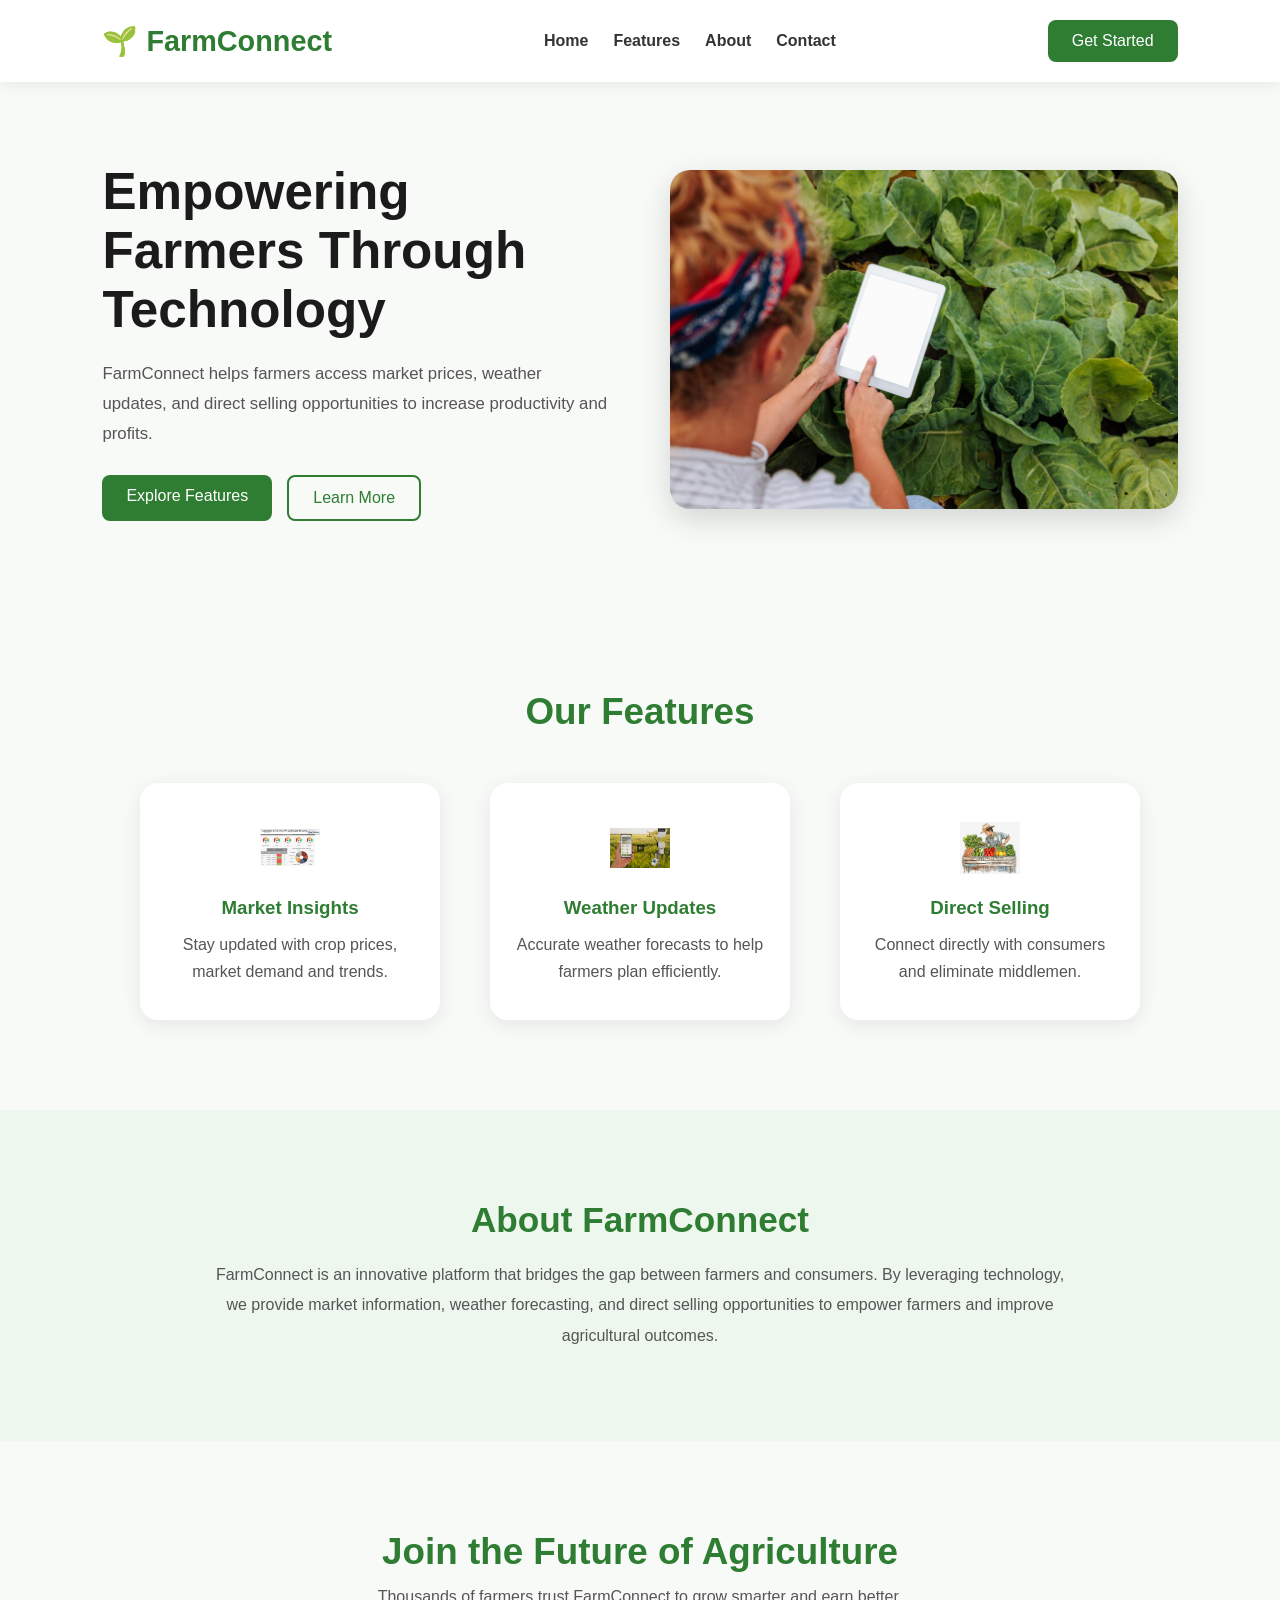
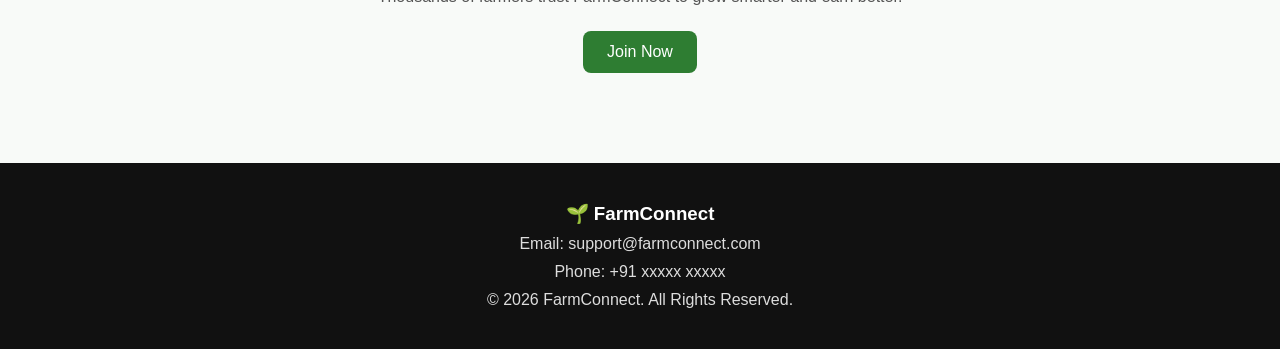
<file: LEVEL-1/Task-1/index.html>
<!DOCTYPE html>
<html lang="en">
<head>
    <meta charset="UTF-8">
    <meta name="viewport" content="width=device-width, initial-scale=1.0">
    <title>FarmConnect | Smart Agriculture</title>
    <link rel="stylesheet" href="style.css">
</head>
<body>

    <!-- Header -->
    <header>
        <nav class="navbar">
            <h2 class="logo">🌱 FarmConnect</h2>

            <ul class="nav-links">
                <li><a href="#home">Home</a></li>
                <li><a href="#features">Features</a></li>
                <li><a href="#about">About</a></li>
                <li><a href="#contact">Contact</a></li>
            </ul>

            <a href="#contact" class="btn">Get Started</a>
        </nav>
    </header>

    <!-- Hero Section -->
    <section class="hero" id="home">

        <div class="hero-content">
            <h1>Empowering Farmers Through Technology</h1>

            <p>
                FarmConnect helps farmers access market prices,
                weather updates, and direct selling opportunities
                to increase productivity and profits.
            </p>

            <div class="hero-buttons">
                <a href="#features" class="btn">Explore Features</a>
                <a href="#about" class="btn-secondary">Learn More</a>
            </div>
        </div>

        <div class="hero-image">
            <img src="assets/hero.jpg" alt="Farmer">
        </div>

    </section>

    <!-- Features -->
    <section class="features" id="features">

        <h2>Our Features</h2>

        <div class="feature-container">

            <div class="card">
                <img src="assets/feature1.png" alt="Market">
                <h3>Market Insights</h3>
                <p>
                    Stay updated with crop prices,
                    market demand and trends.
                </p>
            </div>

            <div class="card">
                <img src="assets/feature2.png" alt="Weather">
                <h3>Weather Updates</h3>
                <p>
                    Accurate weather forecasts to
                    help farmers plan efficiently.
                </p>
            </div>

            <div class="card">
                <img src="assets/feature3.png" alt="Selling">
                <h3>Direct Selling</h3>
                <p>
                    Connect directly with consumers
                    and eliminate middlemen.
                </p>
            </div>

        </div>

    </section>

    <!-- About -->
    <section class="about" id="about">

        <h2>About FarmConnect</h2>

        <p>
            FarmConnect is an innovative platform that bridges
            the gap between farmers and consumers. By leveraging
            technology, we provide market information, weather
            forecasting, and direct selling opportunities to
            empower farmers and improve agricultural outcomes.
        </p>

    </section>

    <!-- CTA -->
    <section class="cta">

        <h2>Join the Future of Agriculture</h2>

        <p>
            Thousands of farmers trust FarmConnect
            to grow smarter and earn better.
        </p>

        <a href="#contact" class="btn">Join Now</a>

    </section>

    <!-- Footer -->
    <footer id="contact">

        <h3>🌱 FarmConnect</h3>

        <p>Email: support@farmconnect.com</p>

        <p>Phone: +91 xxxxx xxxxx</p>

        <p>© 2026 FarmConnect. All Rights Reserved.</p>

    </footer>

    <script src="script.js"></script>

</body>
</html>
</file>
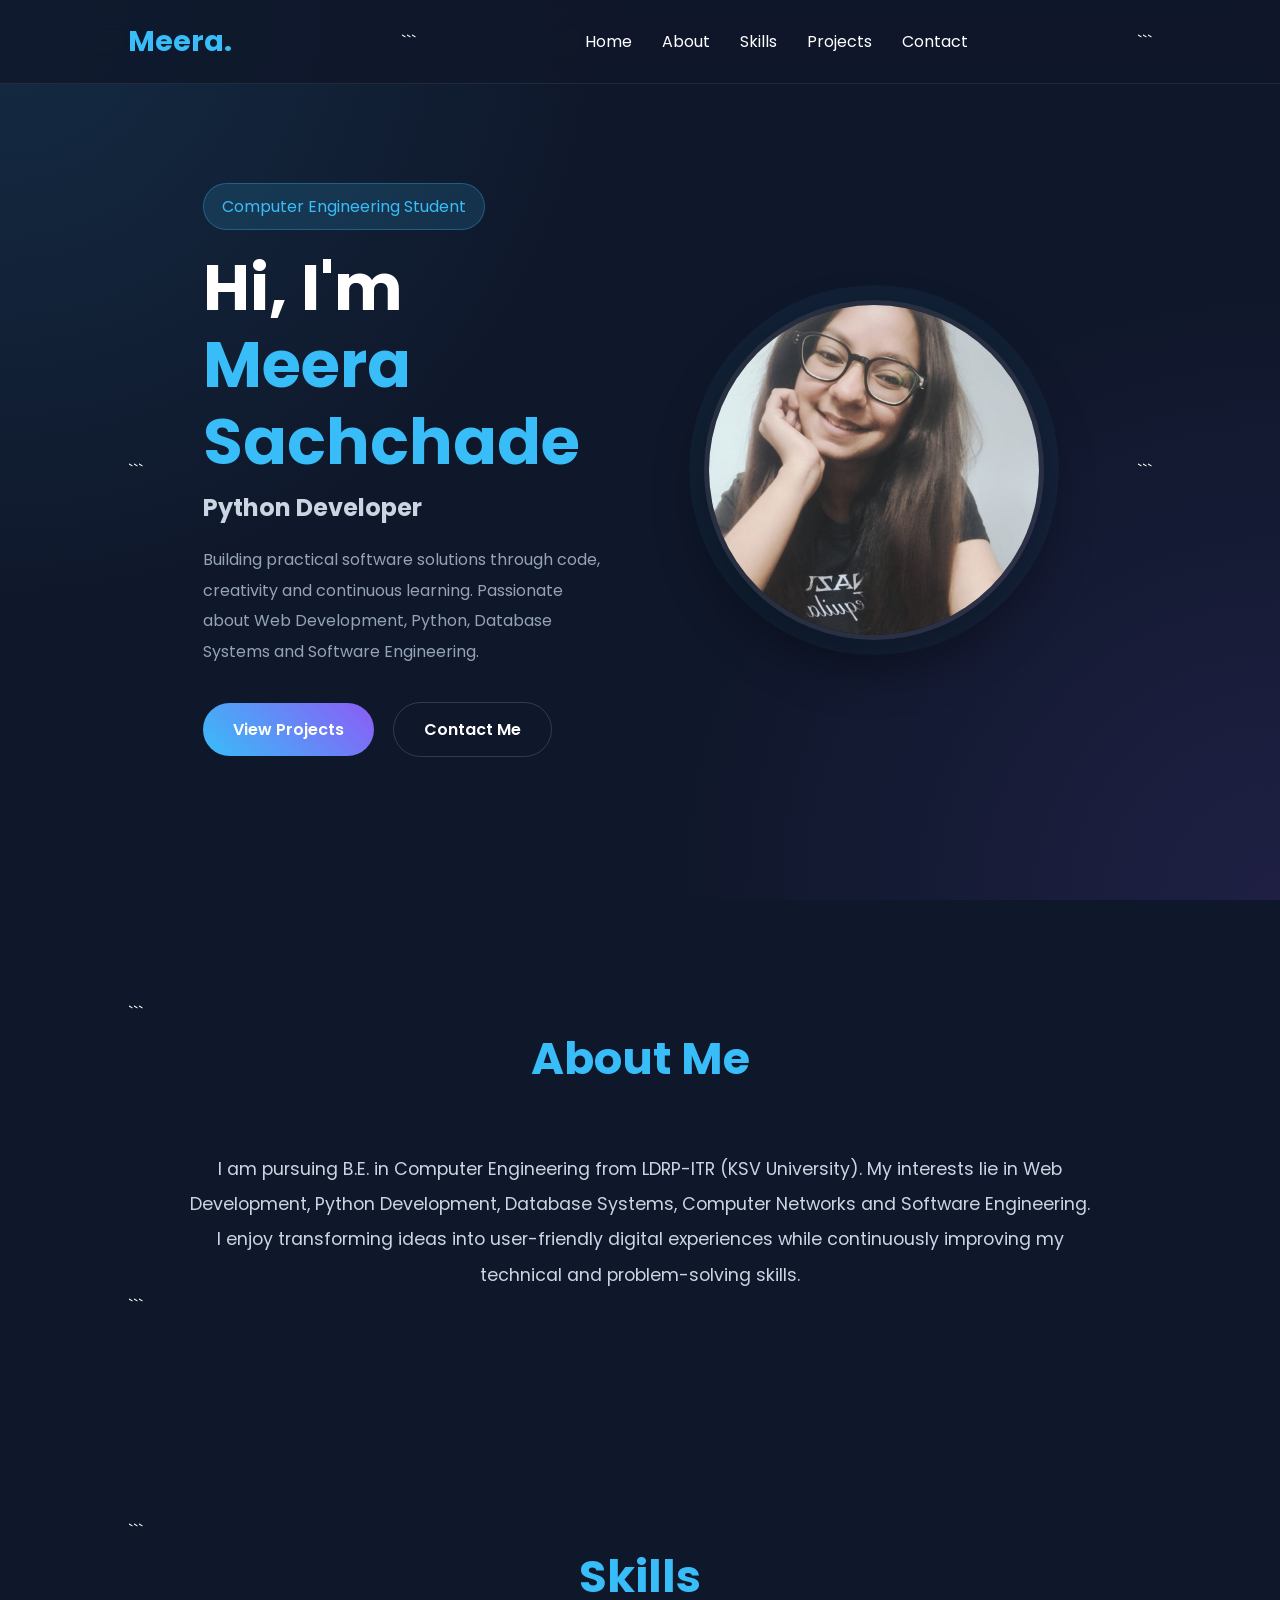
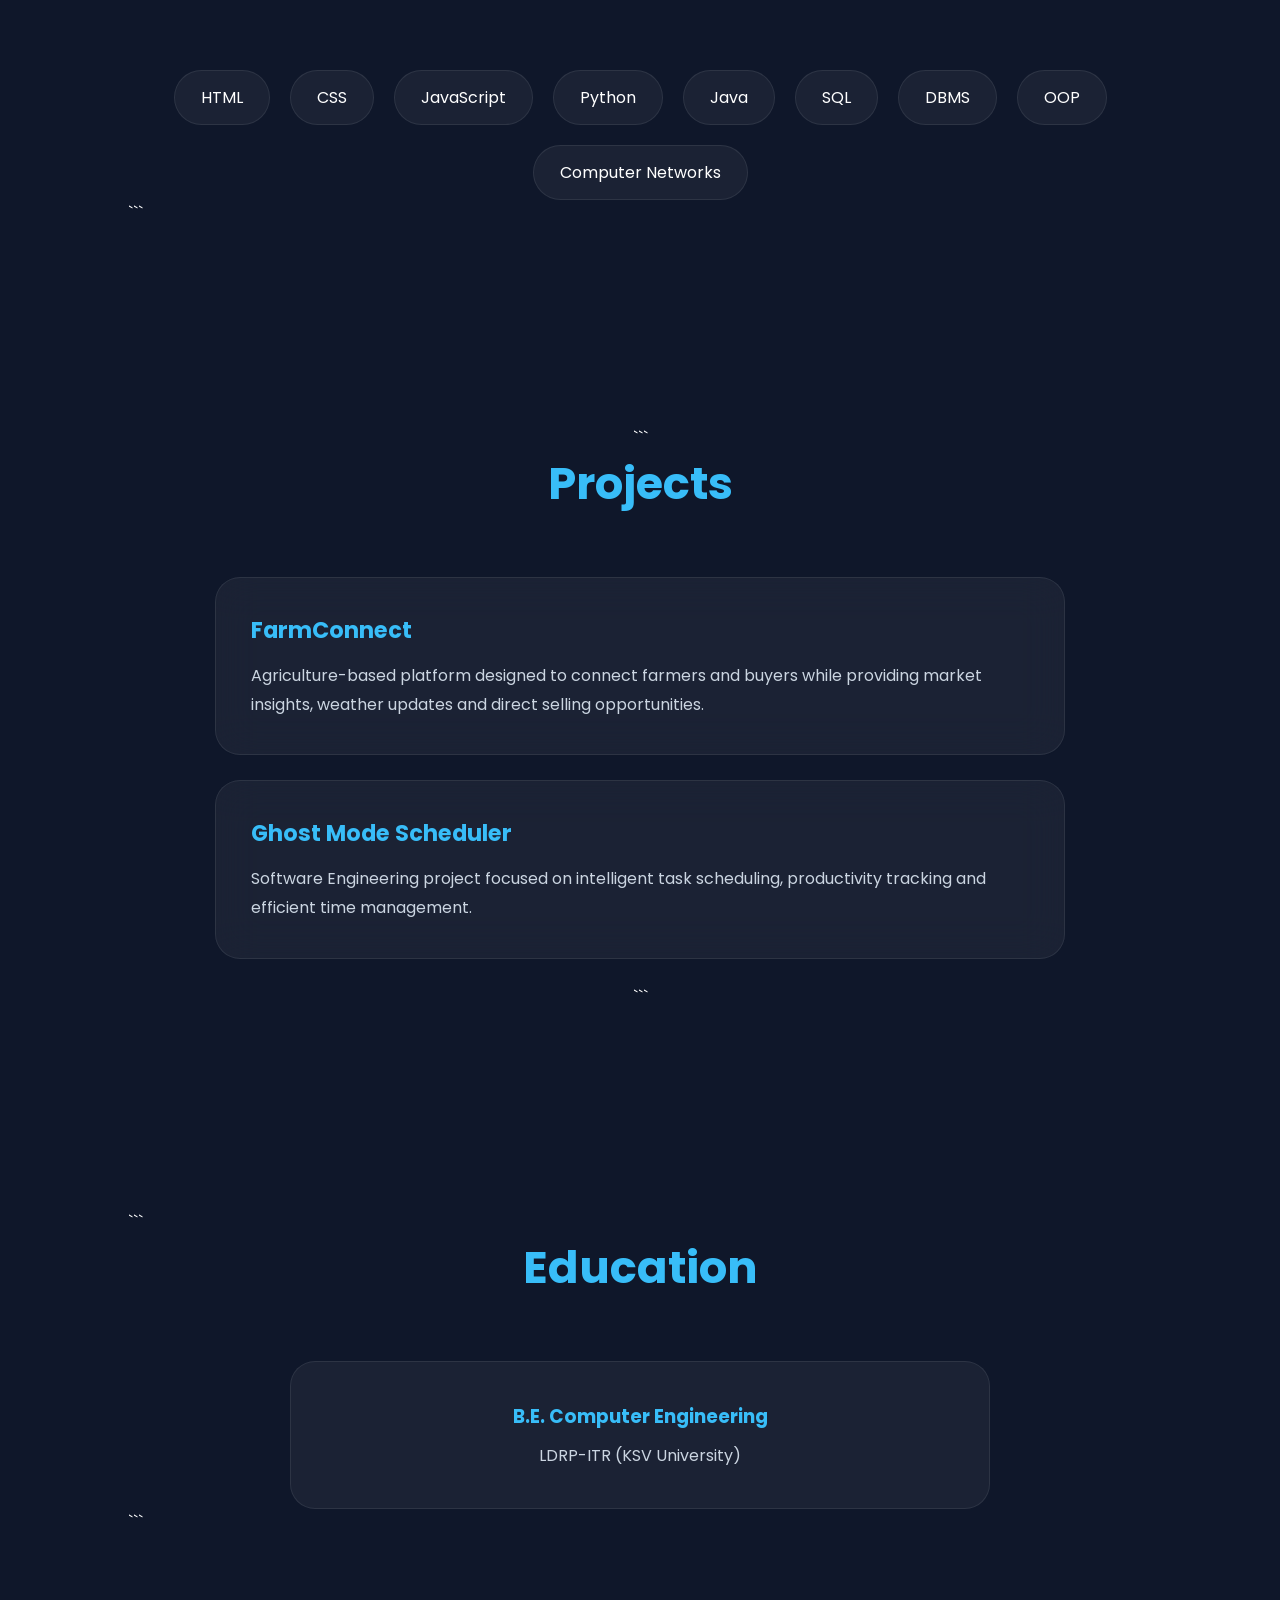
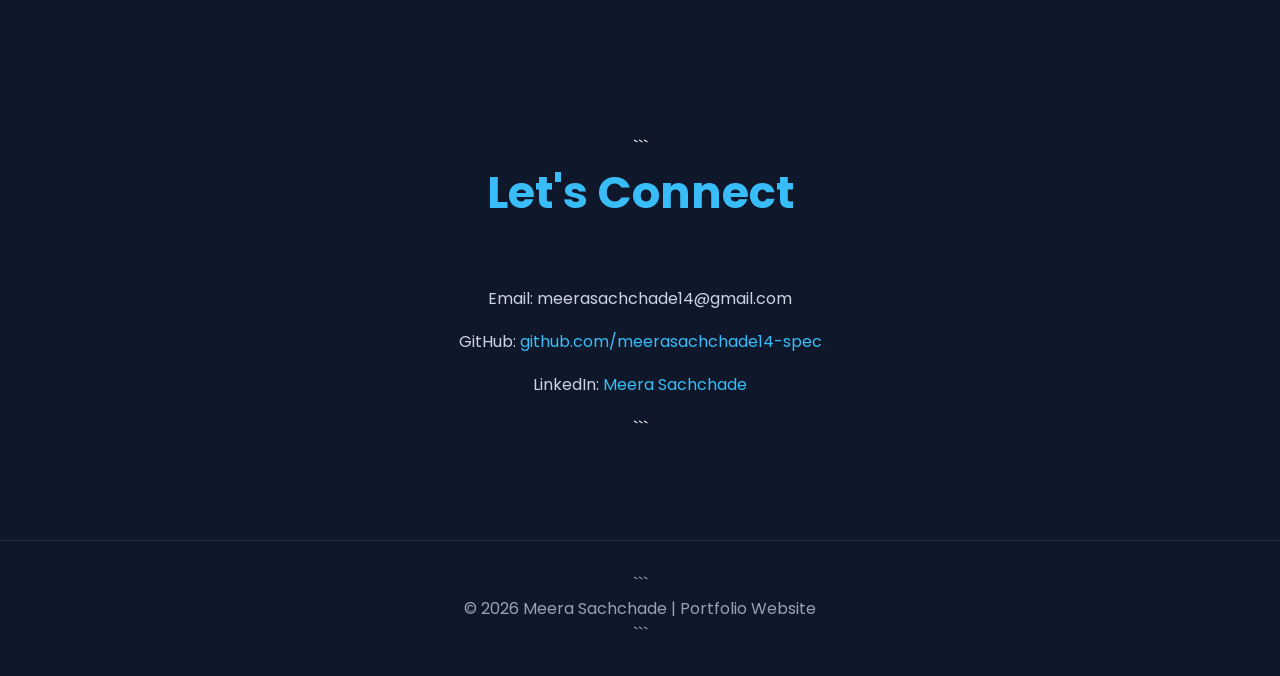
<file: LEVEL-1/Task-2/index.html>
<!DOCTYPE html>

<html lang="en">
<head>
<meta charset="UTF-8">
<meta name="viewport" content="width=device-width, initial-scale=1.0">

<title>Meera Sachchade | Portfolio</title>

<link rel="preconnect" href="https://fonts.googleapis.com">
<link href="https://fonts.googleapis.com/css2?family=Poppins:wght@300;400;500;600;700&display=swap" rel="stylesheet">

<link rel="stylesheet" href="style.css">
</head>

<body>

<nav class="navbar">
    <div class="logo">Meera.</div>

```
<ul>
    <li><a href="#home">Home</a></li>
    <li><a href="#about">About</a></li>
    <li><a href="#skills">Skills</a></li>
    <li><a href="#projects">Projects</a></li>
    <li><a href="#contact">Contact</a></li>
</ul>
```

</nav>

<section class="hero" id="home">

```
<div class="hero-text">

    <span class="tag">Computer Engineering Student</span>

    <h1>
        Hi, I'm <span>Meera Sachchade</span>
    </h1>

    <h3>Python Developer</h3>

    <p>
        Building practical software solutions through code,
        creativity and continuous learning. Passionate about
        Web Development, Python, Database Systems and
        Software Engineering.
    </p>

    <div class="hero-buttons">
        <a href="#projects" class="btn">View Projects</a>
        <a href="#contact" class="btn secondary">Contact Me</a>
    </div>

</div>

<div class="hero-image">

    <img src="assets/meera.jpg" alt="Meera Sachchade">

</div>
```

</section>

<section class="about" id="about">

```
<h2>About Me</h2>

<p>
    I am pursuing B.E. in Computer Engineering from
    LDRP-ITR (KSV University).

    My interests lie in Web Development,
    Python Development, Database Systems,
    Computer Networks and Software Engineering.

    I enjoy transforming ideas into user-friendly
    digital experiences while continuously
    improving my technical and problem-solving skills.
</p>
```

</section>

<section class="skills" id="skills">

```
<h2>Skills</h2>

<div class="skill-box">

    <span>HTML</span>
    <span>CSS</span>
    <span>JavaScript</span>
    <span>Python</span>
    <span>Java</span>
    <span>SQL</span>
    <span>DBMS</span>
    <span>OOP</span>
    <span>Computer Networks</span>

</div>
```

</section>

<section class="projects" id="projects">

```
<h2>Projects</h2>

<div class="project-card">

    <h3>FarmConnect</h3>

    <p>
        Agriculture-based platform designed to connect
        farmers and buyers while providing market insights,
        weather updates and direct selling opportunities.
    </p>

</div>

<div class="project-card">

    <h3>Ghost Mode Scheduler</h3>

    <p>
        Software Engineering project focused on intelligent
        task scheduling, productivity tracking and efficient
        time management.
    </p>

</div>
```

</section>

<section class="education">

```
<h2>Education</h2>

<div class="edu-card">

    <h3>B.E. Computer Engineering</h3>

    <p>LDRP-ITR (KSV University)</p>

</div>
```

</section>

<section class="contact" id="contact">

```
<h2>Let's Connect</h2>

<p>Email: meerasachchade14@gmail.com</p>

<p>
    GitHub:
    <a href="https://github.com/meerasachchade14-spec" target="_blank">
        github.com/meerasachchade14-spec
    </a>
</p>

<p>
    LinkedIn:
    <a href="https://www.linkedin.com/in/meera-sachchade-208123395/" target="_blank">
        Meera Sachchade
    </a>
</p>
```

</section>

<footer>

```
<p>
    © 2026 Meera Sachchade | Portfolio Website
</p>
```

</footer>

<script src="script.js"></script>

</body>
</html>
</file>
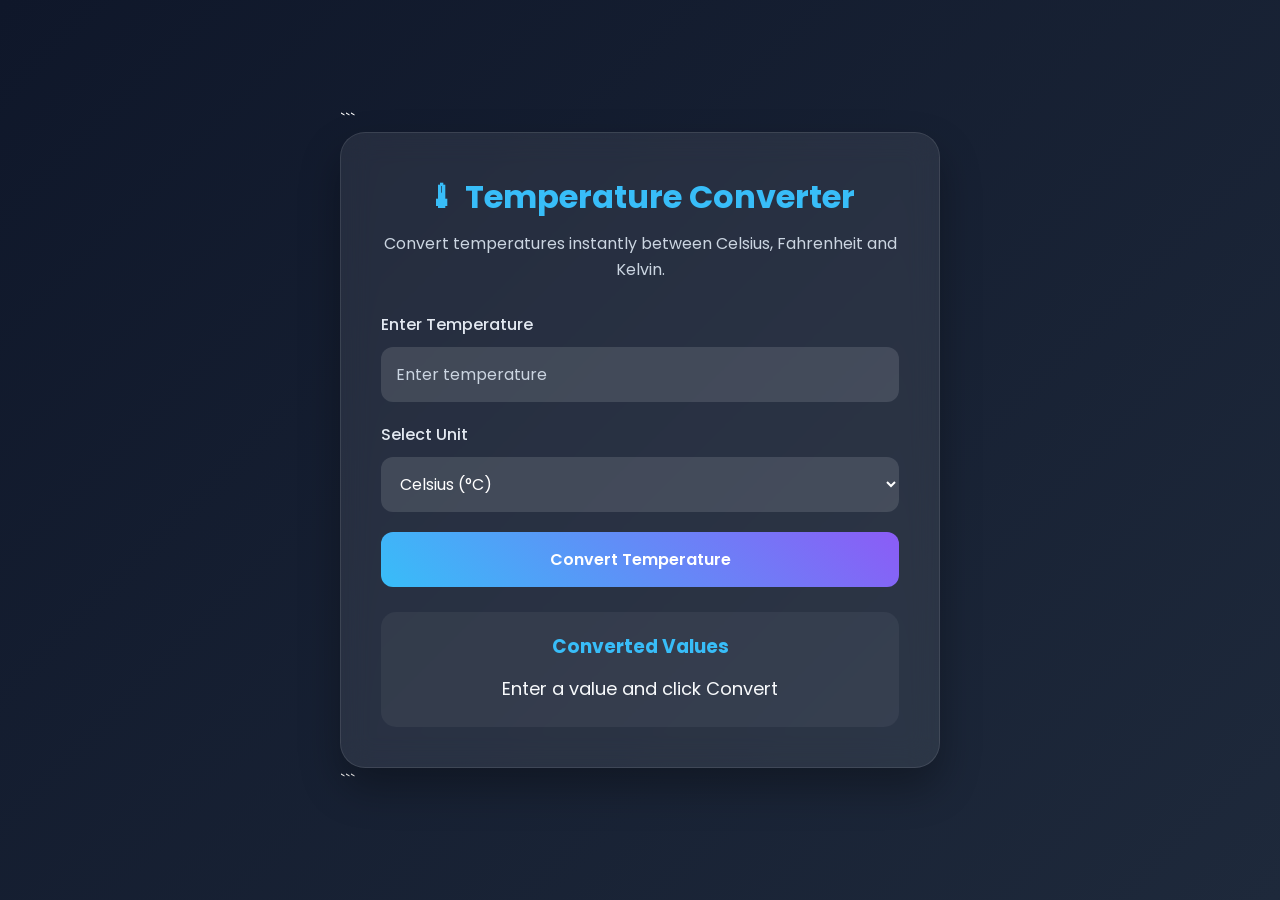
<file: LEVEL-1/Task-3/index.html>
<!DOCTYPE html>

<html lang="en">
<head>
<meta charset="UTF-8">
<meta name="viewport" content="width=device-width, initial-scale=1.0">
<title>Temperature Converter</title>

<link rel="preconnect" href="https://fonts.googleapis.com">
<link href="https://fonts.googleapis.com/css2?family=Poppins:wght@300;400;500;600;700&display=swap" rel="stylesheet">

<link rel="stylesheet" href="style.css">
</head>
<body>

<div class="container">

```
<div class="converter-card">

    <h1>🌡 Temperature Converter</h1>

    <p class="subtitle">
        Convert temperatures instantly between
        Celsius, Fahrenheit and Kelvin.
    </p>

    <div class="input-group">
        <label>Enter Temperature</label>

        <input
            type="text"
            id="temperature"
            placeholder="Enter temperature">
    </div>

    <div class="input-group">

        <label>Select Unit</label>

        <select id="unit">

            <option value="celsius">Celsius (°C)</option>

            <option value="fahrenheit">
                Fahrenheit (°F)
            </option>

            <option value="kelvin">
                Kelvin (K)
            </option>

        </select>

    </div>

    <button onclick="convertTemperature()">
        Convert Temperature
    </button>

    <div class="result-box">

        <h3>Converted Values</h3>

        <div id="result">
            Enter a value and click Convert
        </div>

    </div>

</div>
```

</div>

<script src="script.js"></script>

</body>
</html>
</file>
<file: LEVEL-1/Task-1/style.css>
*{
    margin:0;
    padding:0;
    box-sizing:border-box;
    font-family:'Segoe UI',sans-serif;
}

html{
    scroll-behavior:smooth;
}

body{
    background:#f8faf8;
    color:#333;
}

/* NAVBAR */

.navbar{
    display:flex;
    justify-content:space-between;
    align-items:center;
    padding:20px 8%;
    background:#fff;
    box-shadow:0 2px 15px rgba(0,0,0,0.08);
    position:sticky;
    top:0;
    z-index:1000;
}

.logo{
    color:#2e7d32;
    font-size:1.8rem;
    font-weight:bold;
}

.nav-links{
    list-style:none;
    display:flex;
    gap:25px;
}

.nav-links a{
    text-decoration:none;
    color:#333;
    font-weight:600;
    transition:0.3s;
}

.nav-links a:hover{
    color:#2e7d32;
}

/* BUTTONS */

.btn{
    background:#2e7d32;
    color:white;
    padding:12px 24px;
    border-radius:8px;
    text-decoration:none;
    display:inline-block;
    transition:.3s;
}

.btn:hover{
    background:#1b5e20;
    transform:translateY(-2px);
}

.btn-secondary{
    border:2px solid #2e7d32;
    color:#2e7d32;
    padding:12px 24px;
    border-radius:8px;
    text-decoration:none;
    display:inline-block;
    transition:.3s;
}

.btn-secondary:hover{
    background:#2e7d32;
    color:white;
}

/* HERO SECTION */

.hero{
    display:flex;
    justify-content:space-between;
    align-items:center;
    padding:80px 8%;
    gap:60px;
}

.hero-content{
    flex:1;
}

.hero-content h1{
    font-size:3.2rem;
    margin-bottom:20px;
    color:#1b1b1b;
}

.hero-content p{
    line-height:1.8;
    margin-bottom:25px;
    color:#555;
    font-size:1.05rem;
}

.hero-buttons{
    display:flex;
    gap:15px;
}

.hero-image{
    flex:1;
}

.hero-image img{
    width:100%;
    border-radius:20px;
    box-shadow:0 10px 30px rgba(0,0,0,0.15);
}

/* FEATURES */

.features{
    padding:90px 8%;
    text-align:center;
}

.features h2{
    margin-bottom:50px;
    font-size:2.3rem;
    color:#2e7d32;
}

.feature-container{
    display:flex;
    justify-content:center;
    align-items:stretch;
    gap:50px;
    flex-wrap:wrap;
    margin-top:20px;
}

.card{
    background:white;
    width:300px;
    padding:35px 25px;
    border-radius:18px;
    box-shadow:0 5px 20px rgba(0,0,0,0.08);
    transition:.3s;
}

.card:hover{
    transform:translateY(-10px);
    box-shadow:0 10px 30px rgba(0,0,0,0.12);
}

.card img{
    width:60px;
    height:60px;
    object-fit:contain;
    margin-bottom:15px;
}

.card h3{
    margin-bottom:12px;
    color:#2e7d32;
}

.card p{
    line-height:1.7;
    color:#555;
}

/* ABOUT */

.about{
    background:#edf7ed;
    padding:90px 10%;
    text-align:center;
}

.about h2{
    margin-bottom:20px;
    color:#2e7d32;
    font-size:2.2rem;
}

.about p{
    max-width:850px;
    margin:auto;
    line-height:1.9;
    color:#555;
}

/* CTA */

.cta{
    padding:90px 8%;
    text-align:center;
}

.cta h2{
    margin-bottom:15px;
    color:#2e7d32;
    font-size:2.3rem;
}

.cta p{
    margin-bottom:25px;
    color:#555;
}

/* FOOTER */

footer{
    background:#111;
    color:white;
    text-align:center;
    padding:40px;
}

footer h3{
    margin-bottom:10px;
}

footer p{
    margin-top:10px;
    color:#ddd;
}

/* RESPONSIVE */

@media(max-width:768px){

    .navbar{
        flex-direction:column;
        gap:15px;
    }

    .nav-links{
        flex-wrap:wrap;
        justify-content:center;
    }

    .hero{
        flex-direction:column;
        text-align:center;
    }

    .hero-buttons{
        justify-content:center;
    }

    .hero-content h1{
        font-size:2.3rem;
    }

    .card{
        width:100%;
        max-width:350px;
    }
}
</file>
<file: LEVEL-1/Task-2/style.css>
*{
    margin:0;
    padding:0;
    box-sizing:border-box;
    font-family:'Poppins',sans-serif;
    scroll-behavior:smooth;
}

body{
    background:#0f172a;
    color:white;
    overflow-x:hidden;
}

/* NAVBAR */

.navbar{
    position:fixed;
    top:0;
    width:100%;
    padding:20px 10%;
    display:flex;
    justify-content:space-between;
    align-items:center;
    backdrop-filter:blur(15px);
    background:rgba(15,23,42,.8);
    z-index:1000;
    border-bottom:1px solid rgba(255,255,255,.08);
}

.logo{
    font-size:1.8rem;
    font-weight:700;
    color:#38bdf8;
}

.navbar ul{
    display:flex;
    list-style:none;
    gap:30px;
}

.navbar a{
    text-decoration:none;
    color:white;
    transition:.3s;
}

.navbar a:hover{
    color:#38bdf8;
}

/* HERO */

.hero{
    min-height:100vh;
    display:flex;
    justify-content:space-between;
    align-items:center;
    padding:120px 10% 80px;
    gap:60px;
    background:
    radial-gradient(circle at top left,#38bdf820,transparent 40%),
    radial-gradient(circle at bottom right,#8b5cf620,transparent 40%);
}

.hero-text{
    flex:1;
}

.tag{
    display:inline-block;
    padding:10px 18px;
    background:rgba(56,189,248,.15);
    border:1px solid rgba(56,189,248,.3);
    border-radius:30px;
    color:#38bdf8;
    margin-bottom:20px;
}

.hero-text h1{
    font-size:4rem;
    line-height:1.2;
    margin-bottom:10px;
}

.hero-text h1 span{
    color:#38bdf8;
}

.hero-text h3{
    font-size:1.5rem;
    color:#cbd5e1;
    margin-bottom:20px;
}

.hero-text p{
    max-width:600px;
    line-height:1.9;
    color:#94a3b8;
}

.hero-buttons{
    margin-top:35px;
}

.btn{
    display:inline-block;
    padding:14px 30px;
    margin-right:15px;
    border-radius:40px;
    text-decoration:none;
    font-weight:600;
    transition:.4s;
    background:linear-gradient(45deg,#38bdf8,#8b5cf6);
    color:white;
}

.btn:hover{
    transform:translateY(-5px);
    box-shadow:0 15px 30px rgba(56,189,248,.25);
}

.secondary{
    background:transparent;
    border:1px solid rgba(255,255,255,.15);
}

.hero-image{
    flex:1;
    display:flex;
    justify-content:center;
}

.hero-image img{
    width:340px;
    height:340px;
    object-fit:cover;
    border-radius:50%;
    border:5px solid rgba(255,255,255,.1);
    box-shadow:
    0 0 0 15px rgba(56,189,248,.05),
    0 25px 50px rgba(0,0,0,.4);
    transition:.5s;
}

.hero-image img:hover{
    transform:scale(1.05);
}

/* SECTIONS */

section{
    padding:100px 10%;
}

section h2{
    text-align:center;
    font-size:2.8rem;
    margin-bottom:60px;
    color:#38bdf8;
}

/* ABOUT */

.about p{
    max-width:900px;
    margin:auto;
    text-align:center;
    line-height:2;
    color:#cbd5e1;
    font-size:1.1rem;
}

/* SKILLS */

.skill-box{
    display:flex;
    flex-wrap:wrap;
    justify-content:center;
    gap:20px;
}

.skill-box span{
    padding:14px 26px;
    background:rgba(255,255,255,.05);
    border:1px solid rgba(255,255,255,.08);
    border-radius:40px;
    transition:.4s;
}

.skill-box span:hover{
    background:#38bdf8;
    transform:translateY(-6px);
}

/* PROJECTS */

.projects{
    display:flex;
    flex-direction:column;
    align-items:center;
}

.project-card{
    width:100%;
    max-width:850px;
    padding:35px;
    margin-bottom:25px;
    border-radius:25px;
    background:rgba(255,255,255,.05);
    backdrop-filter:blur(20px);
    border:1px solid rgba(255,255,255,.08);
    transition:.4s;
}

.project-card:hover{
    transform:translateY(-8px);
    box-shadow:0 20px 40px rgba(0,0,0,.25);
}

.project-card h3{
    color:#38bdf8;
    margin-bottom:15px;
    font-size:1.4rem;
}

.project-card p{
    color:#cbd5e1;
    line-height:1.8;
}

/* EDUCATION */

.edu-card{
    max-width:700px;
    margin:auto;
    text-align:center;
    padding:40px;
    border-radius:25px;
    background:rgba(255,255,255,.05);
    border:1px solid rgba(255,255,255,.08);
}

.edu-card h3{
    color:#38bdf8;
    margin-bottom:12px;
}

.edu-card p{
    color:#cbd5e1;
}

/* CONTACT */

.contact{
    text-align:center;
}

.contact p{
    margin:18px 0;
    color:#cbd5e1;
}

.contact a{
    color:#38bdf8;
    text-decoration:none;
}

.contact a:hover{
    color:#8b5cf6;
}

/* FOOTER */

footer{
    text-align:center;
    padding:30px;
    border-top:1px solid rgba(255,255,255,.08);
    color:#94a3b8;
}

/* SCROLLBAR */

::-webkit-scrollbar{
    width:8px;
}

::-webkit-scrollbar-thumb{
    background:#38bdf8;
    border-radius:20px;
}

/* ANIMATION */

.hero,
.about,
.skills,
.projects,
.education,
.contact{
    animation:fadeUp .8s ease;
}

@keyframes fadeUp{
    from{
        opacity:0;
        transform:translateY(40px);
    }
    to{
        opacity:1;
        transform:translateY(0);
    }
}

/* MOBILE */

@media(max-width:900px){

    .hero{
        flex-direction:column-reverse;
        text-align:center;
    }

    .hero-text p{
        margin:auto;
    }

    .hero-text h1{
        font-size:2.8rem;
    }

    .hero-image img{
        width:260px;
        height:260px;
    }

    .navbar{
        flex-direction:column;
        gap:15px;
    }

    .navbar ul{
        gap:15px;
        flex-wrap:wrap;
        justify-content:center;
    }
}
</file>
<file: LEVEL-1/Task-3/style.css>
*{
margin:0;
padding:0;
box-sizing:border-box;
font-family:'Poppins',sans-serif;
}

body{
min-height:100vh;
display:flex;
justify-content:center;
align-items:center;
background:linear-gradient(135deg,#0f172a,#1e293b);
color:white;
padding:20px;
}

.container{
width:100%;
max-width:600px;
}

.converter-card{
background:rgba(255,255,255,0.08);
backdrop-filter:blur(15px);
border:1px solid rgba(255,255,255,0.1);
border-radius:25px;
padding:40px;
box-shadow:0 20px 40px rgba(0,0,0,.3);
}

h1{
text-align:center;
margin-bottom:10px;
color:#38bdf8;
}

.subtitle{
text-align:center;
color:#cbd5e1;
margin-bottom:30px;
line-height:1.6;
}

.input-group{
margin-bottom:20px;
}

label{
display:block;
margin-bottom:10px;
font-weight:500;
color:#e2e8f0;
}

input{
width:100%;
padding:15px;
border:none;
outline:none;
border-radius:12px;
background:rgba(255,255,255,0.12);
color:white;
font-size:16px;
}

/* Placeholder visible */

input::placeholder{
color:#cbd5e1;
opacity:1;
}

/* Remove number arrows */

input::-webkit-outer-spin-button,
input::-webkit-inner-spin-button{
-webkit-appearance:none;
margin:0;
}

input[type=number]{
appearance:textfield;
}

select{
width:100%;
padding:15px;
border:none;
outline:none;
border-radius:12px;
background:rgba(255,255,255,0.12);
color:white;
font-size:16px;
cursor:pointer;
}

option{
background:#1e293b;
color:white;
}

button{
width:100%;
padding:15px;
border:none;
border-radius:12px;
cursor:pointer;
font-size:16px;
font-weight:600;
color:white;
background:linear-gradient(45deg,#38bdf8,#8b5cf6);
transition:.3s;
}

button:hover{
transform:translateY(-3px);
box-shadow:0 10px 25px rgba(56,189,248,.3);
}

.result-box{
margin-top:25px;
padding:20px;
border-radius:15px;
background:rgba(255,255,255,0.05);
text-align:center;
}

.result-box h3{
margin-bottom:10px;
color:#38bdf8;
}

#result{
color:#f8fafc;
line-height:2;
font-size:18px;
}

@media(max-width:600px){

```
.converter-card{
    padding:25px;
}

h1{
    font-size:28px;
}
```

}
</file>
